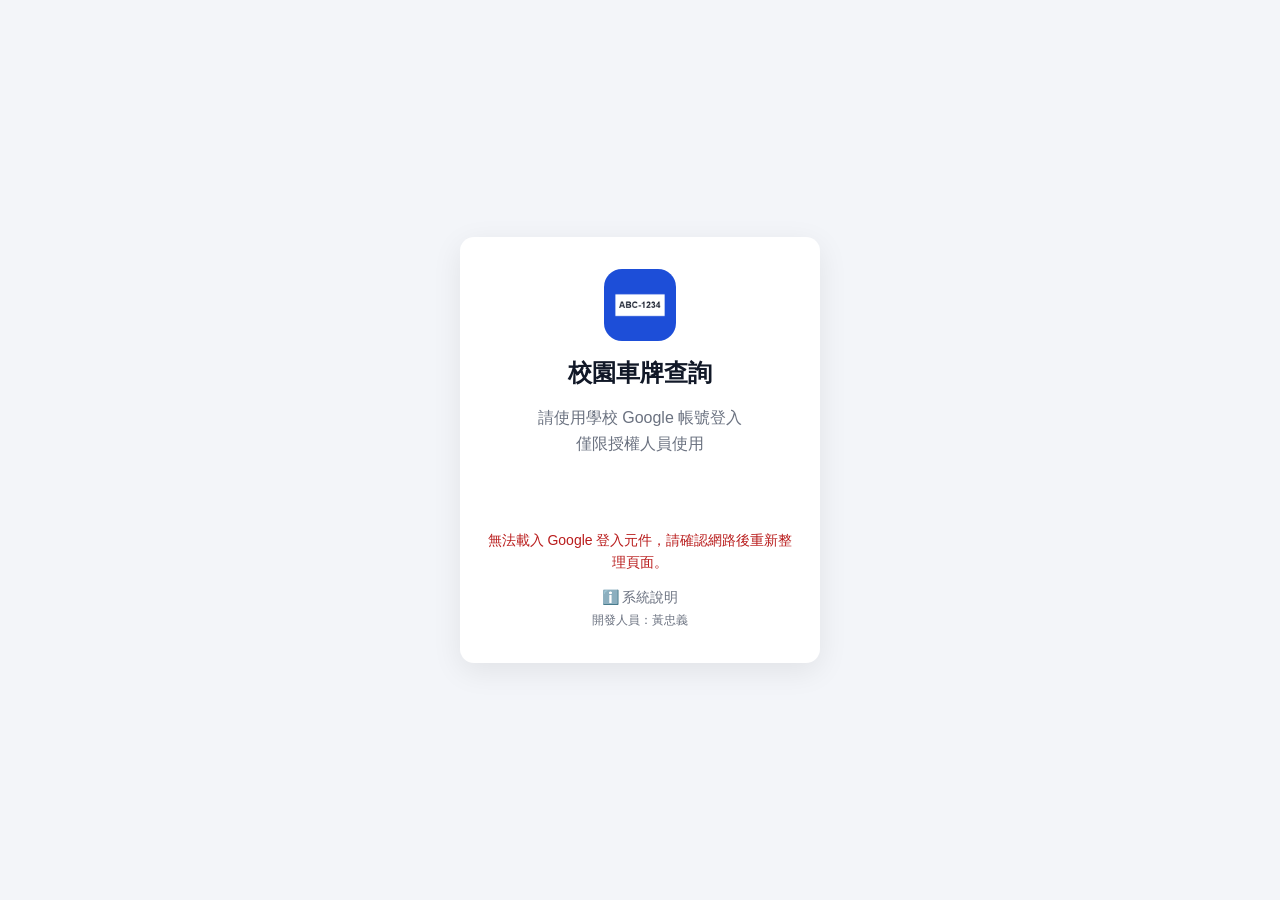
<file: index.html>
<!doctype html>
<html lang="zh-Hant-TW">
<head>
  <meta charset="utf-8">
  <!-- 網頁安全政策：程式只能來自本站與 Google 登入，連線只能到本站、Google 登入、Apps Script 後端；
       樣式允許 inline，是因為 Google 登入元件會在頁面插入樣式 -->
  <meta http-equiv="Content-Security-Policy" content="default-src 'self'; script-src 'self' 'wasm-unsafe-eval' https://accounts.google.com/gsi/client; style-src 'self' 'unsafe-inline' https://accounts.google.com/gsi/style; connect-src 'self' https://script.google.com https://script.googleusercontent.com https://accounts.google.com/gsi/; frame-src https://accounts.google.com/gsi/; img-src 'self' data: blob:; media-src 'self' blob: mediastream:; worker-src 'self' blob:; object-src 'none'; base-uri 'self'; form-action 'self'">
  <meta name="viewport" content="width=device-width, initial-scale=1, viewport-fit=cover">
  <meta name="theme-color" content="#1d4ed8">
  <meta name="mobile-web-app-capable" content="yes">
  <meta name="apple-mobile-web-app-capable" content="yes">
  <meta name="apple-mobile-web-app-title" content="車牌查詢">
  <title>校園車牌查詢</title>
  <link rel="manifest" href="manifest.webmanifest">
  <link rel="icon" href="icons/icon-192.png">
  <link rel="apple-touch-icon" href="icons/icon-180.png">
  <link rel="stylesheet" href="css/style.css">
  <script type="module" src="js/app.js"></script>
</head>
<body>
  <section id="view-loading" class="view view-center">
    <div class="spinner" aria-label="載入中"></div>
  </section>

  <!-- 登入畫面 -->
  <section id="view-login" class="view view-center" hidden>
    <div class="login-card">
      <img src="icons/icon-192.png" class="logo" alt="" width="72" height="72">
      <h1>校園車牌查詢</h1>
      <p class="muted">請使用學校 Google 帳號登入<br>僅限授權人員使用</p>
      <div id="login-button" class="gsi-slot"></div>
      <p id="login-status" class="status" role="status"></p>
      <a class="about-link" href="about.html" target="_blank" rel="noopener">ℹ️ 系統說明</a>
      <p class="credit">開發人員：黃忠義</p>
    </div>
  </section>

  <!-- 主畫面 -->
  <section id="view-main" class="view" hidden>
    <header class="topbar">
      <h1>校園車牌查詢</h1>
      <div class="user">
        <span id="user-name"></span>
        <button id="btn-logout" type="button" class="btn-text">登出</button>
      </div>
    </header>

    <main class="content">
      <div id="data-status" class="data-status">
        <div class="data-info">
          <strong id="data-count"></strong>
          <span id="data-time"></span>
        </div>
        <button id="btn-download" type="button" class="btn">資料下載</button>
      </div>

      <div id="expired-banner" class="banner banner-danger" hidden>
        名單已超過有效期限，請按「資料下載」更新後再查詢。
      </div>

      <form id="search-form" class="search" autocomplete="off">
        <input id="search-input" type="text" inputmode="text" autocapitalize="characters"
               autocorrect="off" spellcheck="false" enterkeyhint="search"
               placeholder="輸入車牌或數字，例如 ABC-1234、1234" aria-label="車牌號碼">
        <button type="submit" class="btn btn-primary">查詢</button>
      </form>

      <div id="results" class="results" aria-live="polite"></div>

      <nav class="modes" aria-label="辨識模式">
        <button id="btn-photo-camera" type="button" class="mode mode-on">📷 拍照辨識<small>用相機拍車牌</small></button>
        <button id="btn-photo-album" type="button" class="mode mode-on">🖼️ 相簿辨識<small>選已拍好的照片</small></button>
        <button id="btn-live" type="button" class="mode mode-on">🎥 即時辨識<small>鏡頭對準就辨識</small></button>
      </nav>

      <a class="about-link" href="about.html" target="_blank" rel="noopener">ℹ️ 系統說明</a>
      <p class="credit">開發人員：黃忠義</p>
    </main>
  </section>

  <!-- 拍照辨識 -->
  <section id="view-photo" class="view" hidden>
    <header class="topbar">
      <button id="btn-photo-back" type="button" class="btn-text">‹ 返回</button>
      <h1>拍照辨識</h1>
      <span class="topbar-spacer"></span>
    </header>
    <main class="content">
      <div id="photo-stage" class="stage">
        <canvas id="photo-canvas"></canvas>
        <div id="photo-overlay" class="overlay"></div>
        <div id="photo-busy" class="busy" hidden>
          <div class="spinner"></div>
          <p id="photo-busy-text"></p>
        </div>
      </div>
      <p id="photo-summary" class="status" role="status"></p>
      <div class="photo-actions">
        <button id="btn-retake" type="button" class="btn">📷 重拍</button>
        <button id="btn-album2" type="button" class="btn">🖼️ 相簿</button>
        <button id="btn-mark" type="button" class="btn">✏️ 框選車牌</button>
      </div>
      <div id="photo-results" class="photo-results"></div>
    </main>
  </section>

  <!-- 即時辨識 -->
  <section id="view-live" class="view live" hidden>
    <video id="live-video" autoplay muted playsinline></video>
    <div id="live-overlay" class="live-overlay"></div>
    <div id="live-busy" class="busy" hidden><div class="spinner"></div></div>
    <header class="live-top">
      <button id="btn-live-back" type="button" class="live-btn">‹ 返回</button>
      <button id="btn-live-torch" type="button" class="live-btn">🔦 手電筒</button>
    </header>
    <footer class="live-bottom">
      <p id="live-status" class="live-status" role="status"></p>
      <button id="btn-live-pause" type="button" class="live-btn live-btn-main">⏸ 暫停</button>
    </footer>
  </section>

  <!-- 照片來源：相機、相簿（照片只在手機上處理，不會上傳） -->
  <input id="file-camera" type="file" accept="image/*" capture="environment" hidden>
  <input id="file-album" type="file" accept="image/*" hidden>

  <!-- 車主資訊卡 -->
  <dialog id="dlg-owner" class="sheet"></dialog>

  <!-- 即時辨識：不確定或查無資料時，顯示辨識文字，可修改後重新查詢 -->
  <dialog id="dlg-live-item" class="sheet">
    <h2>辨識結果</h2>
    <p class="muted">文字讀錯的話，可以修改後重新查詢。</p>
    <form id="live-item-form" class="search search-sm" autocomplete="off">
      <input id="live-item-input" type="text" autocapitalize="characters" autocorrect="off"
             spellcheck="false" enterkeyhint="search" aria-label="車牌號碼">
      <button type="submit" class="btn btn-primary">查詢</button>
    </form>
    <div id="live-item-results" class="results live-item-results"></div>
    <button type="button" class="btn btn-block" data-close>關閉</button>
  </dialog>

  <!-- 重新下載時確認身分 -->
  <dialog id="dlg-download" class="sheet">
    <h2>更新名單</h2>
    <p class="muted">請再次確認您的 Google 帳號，以下載最新名單。</p>
    <div id="download-button" class="gsi-slot"></div>
    <p id="download-status" class="status" role="status"></p>
    <button type="button" class="btn btn-block" data-close>取消</button>
  </dialog>

  <div id="toast" class="toast" role="status" hidden></div>
</body>
</html>
</file>
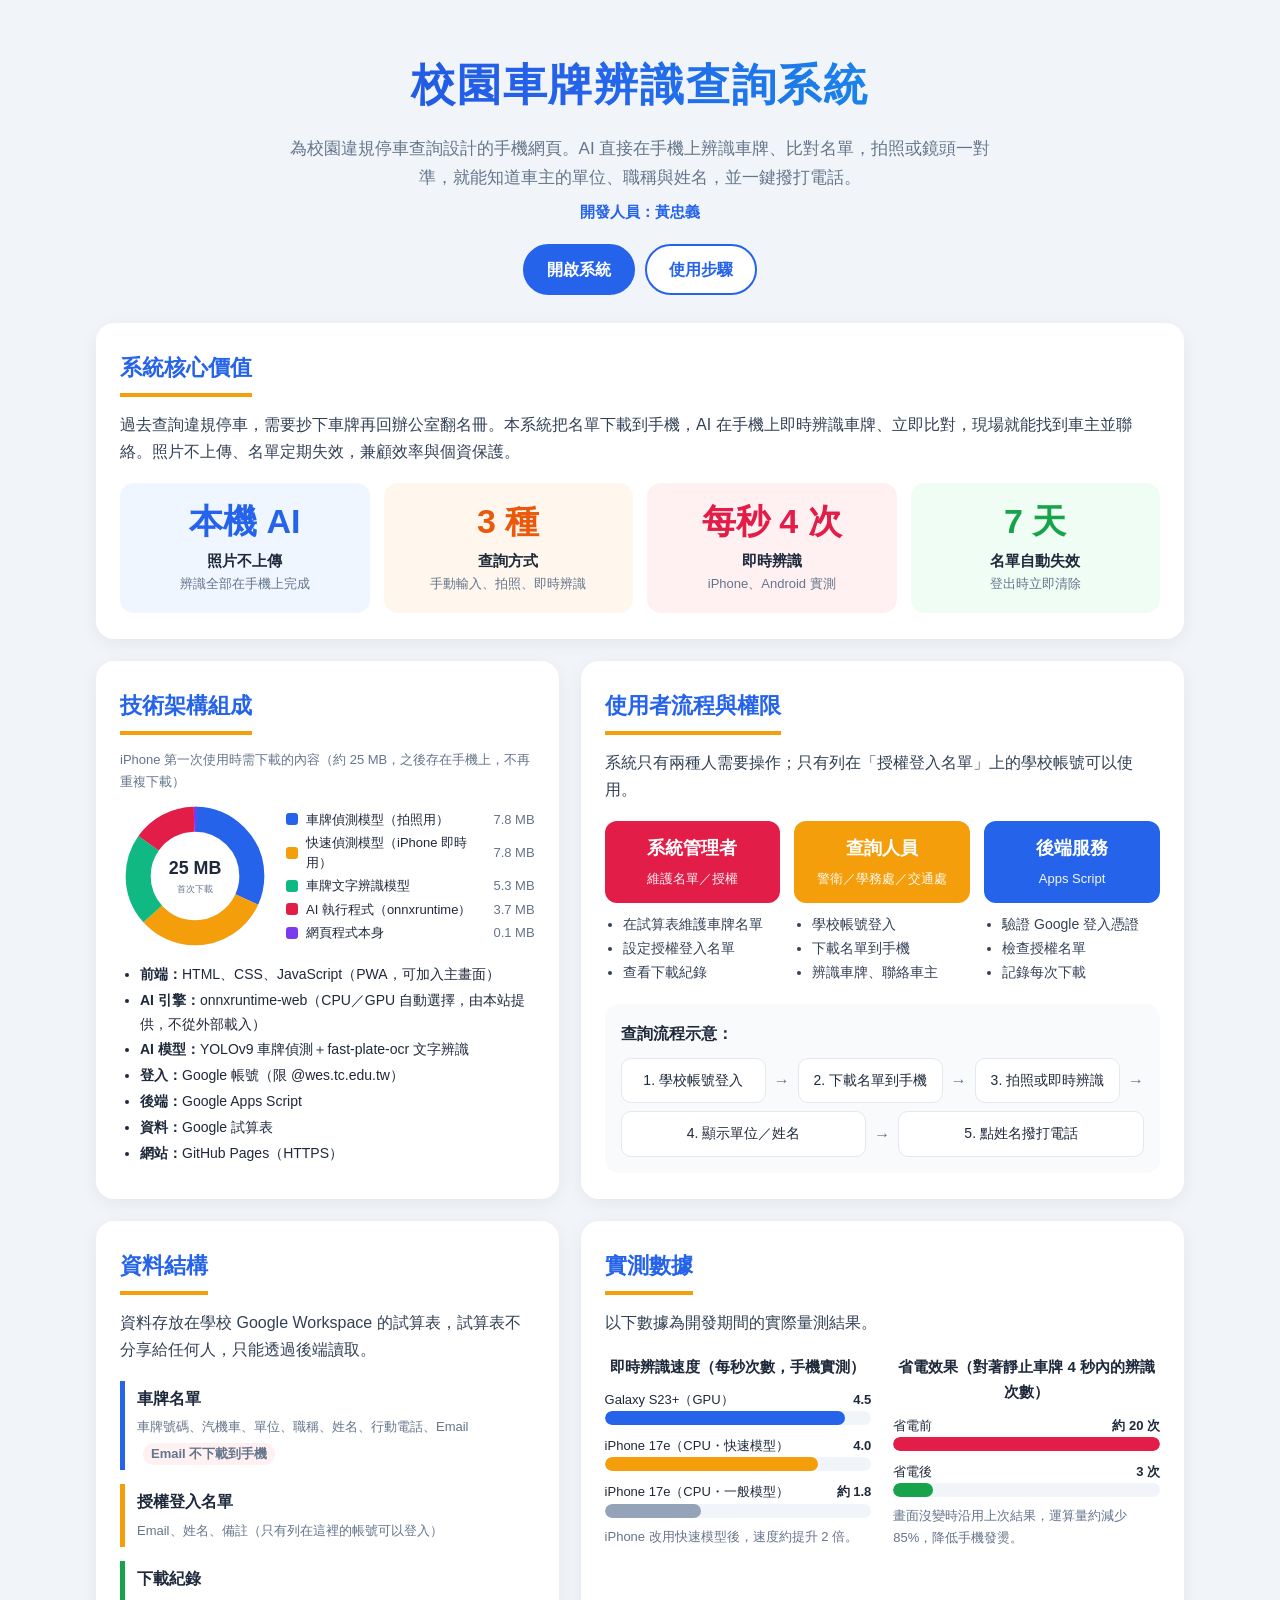
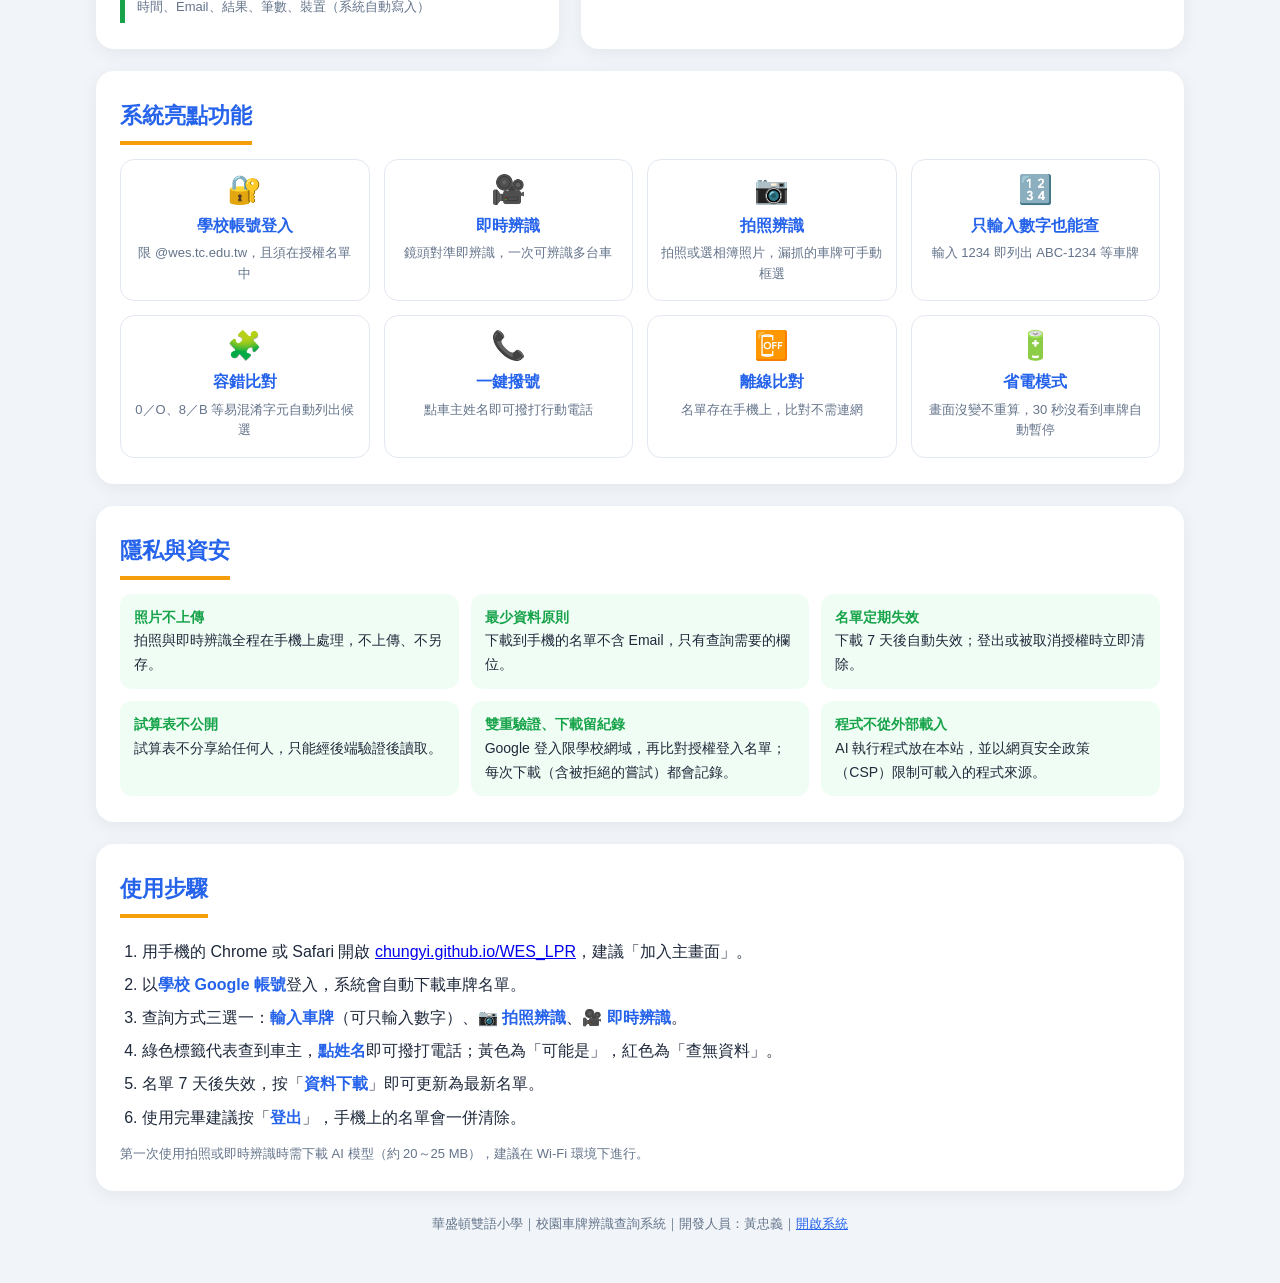
<file: about.html>
<!doctype html>
<html lang="zh-Hant-TW">
<head>
  <meta charset="utf-8">
  <meta http-equiv="Content-Security-Policy" content="default-src 'self'; script-src 'none'; style-src 'self' 'unsafe-inline' https://fonts.googleapis.com; font-src https://fonts.gstatic.com; img-src 'self' data:; object-src 'none'; base-uri 'self'; form-action 'none'">
  <meta name="viewport" content="width=device-width, initial-scale=1">
  <title>校園車牌辨識查詢系統｜系統說明</title>
  <meta name="description" content="華盛頓雙語小學校園車牌辨識查詢系統：AI 在手機上辨識車牌、比對名單，用於校園違規停車查詢。">
  <link rel="icon" href="icons/icon-192.png">
  <link rel="preconnect" href="https://fonts.googleapis.com">
  <link rel="preconnect" href="https://fonts.gstatic.com" crossorigin>
  <link href="https://fonts.googleapis.com/css2?family=Noto+Sans+TC:wght@400;500;700;900&display=swap" rel="stylesheet">
  <style>
    :root {
      --bg: #f1f5f9;
      --card: #ffffff;
      --text: #1e293b;
      --muted: #64748b;
      --line: #e2e8f0;
      --blue: #2563eb;
      --blue-soft: #eff6ff;
      --orange: #f59e0b;
      --orange-soft: #fff7ed;
      --red: #e11d48;
      --red-soft: #fff1f2;
      --green: #16a34a;
      --green-soft: #f0fdf4;
      --purple: #7c3aed;
      --purple-soft: #f5f3ff;
      --teal: #0d9488;
    }
    * { box-sizing: border-box; }
    body {
      margin: 0;
      background: var(--bg);
      color: var(--text);
      font-family: "Noto Sans TC", -apple-system, BlinkMacSystemFont, "PingFang TC", "Microsoft JhengHei", sans-serif;
      line-height: 1.7;
    }
    .wrap { max-width: 1120px; margin: 0 auto; padding: 32px 16px 48px; }

    /* ---------- 標題 ---------- */
    .hero { text-align: center; padding: 16px 0 28px; }
    .hero h1 {
      margin: 0;
      font-size: clamp(28px, 5vw, 44px);
      font-weight: 900;
      letter-spacing: 0.04em;
      background: linear-gradient(90deg, #1d4ed8, #2563eb 45%, #0ea5e9);
      -webkit-background-clip: text;
      background-clip: text;
      color: transparent;
    }
    .hero p { max-width: 720px; margin: 12px auto 0; color: var(--muted); font-size: 17px; }
    .hero p.dev { margin-top: 6px; font-size: 15px; font-weight: 700; color: var(--blue); }
    .hero .cta { display: inline-flex; gap: 10px; flex-wrap: wrap; justify-content: center; margin-top: 20px; }
    .btn {
      display: inline-block;
      padding: 10px 22px;
      border-radius: 999px;
      font-weight: 700;
      text-decoration: none;
      border: 2px solid var(--blue);
    }
    .btn-primary { background: var(--blue); color: #fff; }
    .btn-ghost { color: var(--blue); background: #fff; }

    /* ---------- 卡片與區塊標題 ---------- */
    .card {
      background: var(--card);
      border-radius: 18px;
      padding: 26px 24px;
      box-shadow: 0 4px 18px rgb(15 23 42 / 0.06);
      margin-bottom: 22px;
    }
    .card h2 {
      display: inline-block;
      margin: 0 0 14px;
      padding-bottom: 6px;
      font-size: 22px;
      font-weight: 900;
      color: var(--blue);
      border-bottom: 4px solid var(--orange);
    }
    .card > p.lead { margin: 0 0 18px; color: #334155; }
    .grid-2 { display: grid; grid-template-columns: minmax(0, 1.15fr) minmax(0, 1.5fr); gap: 22px; }
    .grid-2 > .card { margin-bottom: 0; }
    .row { margin-bottom: 22px; }
    @media (max-width: 820px) { .grid-2 { grid-template-columns: minmax(0, 1fr); } }

    /* ---------- 核心價值數字卡 ---------- */
    .stats { display: grid; grid-template-columns: repeat(4, minmax(0, 1fr)); gap: 14px; }
    @media (max-width: 820px) { .stats { grid-template-columns: repeat(2, minmax(0, 1fr)); } }
    .stat { border-radius: 14px; padding: 18px 12px; text-align: center; }
    .stat b { display: block; font-size: clamp(24px, 3.6vw, 34px); font-weight: 900; line-height: 1.2; }
    .stat strong { display: block; margin-top: 6px; font-size: 15px; }
    .stat span { display: block; color: var(--muted); font-size: 13px; }
    .s-blue { background: var(--blue-soft); color: var(--blue); }
    .s-orange { background: var(--orange-soft); color: #ea580c; }
    .s-red { background: var(--red-soft); color: var(--red); }
    .s-green { background: var(--green-soft); color: var(--green); }
    .stat strong, .stat span { color: var(--text); }
    .stat span { color: var(--muted); }

    /* ---------- 圓環圖 ---------- */
    .donut-wrap { display: flex; align-items: center; gap: 16px; margin: 8px 0 4px; }
    .donut { flex: none; width: 150px; }
    .legend { flex: 1; min-width: 0; list-style: none; margin: 0; padding: 0; display: grid; gap: 4px; font-size: 13px; line-height: 1.5; }
    @media (max-width: 420px) { .donut-wrap { flex-direction: column; } .legend { width: 100%; } }
    .legend li { display: flex; align-items: center; gap: 8px; }
    .legend i { width: 12px; height: 12px; border-radius: 3px; flex: none; }
    .legend em { margin-left: auto; padding-left: 6px; font-style: normal; color: var(--muted); font-variant-numeric: tabular-nums; white-space: nowrap; }
    .note { color: var(--muted); font-size: 13px; margin: 0; }
    ul.tech { margin: 12px 0 0; padding-left: 20px; font-size: 14px; }
    ul.tech li { margin: 2px 0; }

    /* ---------- 角色 ---------- */
    .roles { display: grid; grid-template-columns: repeat(3, minmax(0, 1fr)); gap: 14px; }
    @media (max-width: 600px) { .roles { grid-template-columns: minmax(0, 1fr); } }
    .role-head { border-radius: 12px; padding: 12px 8px; text-align: center; color: #fff; }
    .role-head b { display: block; font-size: 18px; }
    .role-head small { font-size: 13px; opacity: 0.95; }
    .r-red { background: var(--red); }
    .r-orange { background: var(--orange); }
    .r-blue { background: var(--blue); }
    .role ul { margin: 10px 0 0; padding-left: 18px; font-size: 14px; color: #334155; }

    .flow { margin-top: 20px; padding: 16px; border-radius: 14px; background: #f8fafc; }
    .flow h3 { margin: 0 0 10px; font-size: 16px; }
    .steps { display: flex; flex-wrap: wrap; align-items: center; gap: 8px; }
    .step {
      flex: 1 1 110px;
      padding: 10px 8px;
      border: 1px solid var(--line);
      border-radius: 10px;
      background: #fff;
      text-align: center;
      font-size: 14px;
      font-weight: 500;
    }
    .arrow { color: var(--muted); font-weight: 700; }
    @media (max-width: 600px) { .arrow { display: none; } }

    /* ---------- 資料結構 ---------- */
    .tables { display: grid; gap: 14px; }
    .tbl { border-left: 5px solid var(--blue); padding: 4px 0 4px 12px; }
    .tbl b { display: block; font-size: 16px; }
    .tbl span { color: var(--muted); font-size: 13px; }
    .t-orange { border-color: var(--orange); }
    .t-green { border-color: var(--green); }
    .tag { display: inline-block; margin-left: 6px; padding: 0 8px; border-radius: 999px; background: var(--red-soft); color: var(--red); font-size: 12px; font-weight: 700; }

    /* ---------- 長條圖 ---------- */
    .charts { display: grid; grid-template-columns: minmax(0, 1fr) minmax(0, 1fr); gap: 22px; }
    @media (max-width: 700px) { .charts { grid-template-columns: minmax(0, 1fr); } }
    .chart h3 { margin: 0 0 10px; font-size: 15px; text-align: center; }
    .bars { display: grid; gap: 10px; }
    .bar-label { display: flex; justify-content: space-between; font-size: 13px; }
    .bar-label em { font-style: normal; font-weight: 700; font-variant-numeric: tabular-nums; }
    .bar { height: 14px; border-radius: 999px; background: #f1f5f9; overflow: hidden; }
    .bar i { display: block; height: 100%; border-radius: 999px; }

    /* ---------- 亮點功能 ---------- */
    .features { display: grid; grid-template-columns: repeat(4, minmax(0, 1fr)); gap: 14px; }
    @media (max-width: 900px) { .features { grid-template-columns: repeat(2, minmax(0, 1fr)); } }
    .feature { border: 1px solid var(--line); border-radius: 14px; padding: 16px 12px; text-align: center; background: #fff; }
    .feature .ico { font-size: 28px; line-height: 1; }
    .feature b { display: block; margin: 8px 0 4px; color: var(--blue); }
    .feature span { display: block; color: var(--muted); font-size: 13px; line-height: 1.6; }

    /* ---------- 隱私 ---------- */
    .privacy { display: grid; grid-template-columns: repeat(3, minmax(0, 1fr)); gap: 12px; }
    @media (max-width: 820px) { .privacy { grid-template-columns: minmax(0, 1fr); } }
    .privacy div { padding: 12px 14px; border-radius: 12px; background: var(--green-soft); font-size: 14px; }
    .privacy b { display: block; color: var(--green); }

    /* ---------- 使用步驟 ---------- */
    ol.howto { margin: 0; padding-left: 22px; }
    ol.howto li { margin: 6px 0; }
    ol.howto b { color: var(--blue); }

    footer { text-align: center; color: var(--muted); font-size: 13px; margin-top: 8px; }
    footer a { color: var(--blue); }
  </style>
</head>
<body>
<div class="wrap">

  <header class="hero">
    <h1>校園車牌辨識查詢系統</h1>
    <p>為校園違規停車查詢設計的手機網頁。AI 直接在手機上辨識車牌、比對名單，拍照或鏡頭一對準，就能知道車主的單位、職稱與姓名，並一鍵撥打電話。</p>
    <p class="dev">開發人員：黃忠義</p>
    <div class="cta">
      <a class="btn btn-primary" href="https://chungyi.github.io/WES_LPR/" target="_blank" rel="noopener">開啟系統</a>
      <a class="btn btn-ghost" href="#howto">使用步驟</a>
    </div>
  </header>

  <!-- 核心價值 -->
  <section class="card">
    <h2>系統核心價值</h2>
    <p class="lead">過去查詢違規停車，需要抄下車牌再回辦公室翻名冊。本系統把名單下載到手機，AI 在手機上即時辨識車牌、立即比對，現場就能找到車主並聯絡。照片不上傳、名單定期失效，兼顧效率與個資保護。</p>
    <div class="stats">
      <div class="stat s-blue"><b>本機 AI</b><strong>照片不上傳</strong><span>辨識全部在手機上完成</span></div>
      <div class="stat s-orange"><b>3 種</b><strong>查詢方式</strong><span>手動輸入、拍照、即時辨識</span></div>
      <div class="stat s-red"><b>每秒 4 次</b><strong>即時辨識</strong><span>iPhone、Android 實測</span></div>
      <div class="stat s-green"><b>7 天</b><strong>名單自動失效</strong><span>登出時立即清除</span></div>
    </div>
  </section>

  <!-- 技術架構 ＋ 流程 -->
  <div class="grid-2 row">
    <section class="card">
      <h2>技術架構組成</h2>
      <p class="note">iPhone 第一次使用時需下載的內容（約 25 MB，之後存在手機上，不再重複下載）</p>
      <!-- 圓環：r=15.915 時周長為 100，dasharray 直接用百分比 -->
      <div class="donut-wrap">
      <svg class="donut" viewBox="0 0 42 42" role="img" aria-label="下載內容組成圓環圖">
        <circle cx="21" cy="21" r="15.915" fill="none" stroke="#f1f5f9" stroke-width="7"/>
        <circle cx="21" cy="21" r="15.915" fill="none" stroke="#2563eb" stroke-width="7" stroke-dasharray="31.8 68.2" stroke-dashoffset="25"/>
        <circle cx="21" cy="21" r="15.915" fill="none" stroke="#f59e0b" stroke-width="7" stroke-dasharray="31.5 68.5" stroke-dashoffset="-6.8"/>
        <circle cx="21" cy="21" r="15.915" fill="none" stroke="#10b981" stroke-width="7" stroke-dasharray="21.4 78.6" stroke-dashoffset="-38.3"/>
        <circle cx="21" cy="21" r="15.915" fill="none" stroke="#e11d48" stroke-width="7" stroke-dasharray="14.9 85.1" stroke-dashoffset="-59.7"/>
        <circle cx="21" cy="21" r="15.915" fill="none" stroke="#7c3aed" stroke-width="7" stroke-dasharray="0.8 99.2" stroke-dashoffset="-74.6"/>
        <text x="21" y="20.5" text-anchor="middle" font-size="5" font-weight="900" fill="#1e293b">25 MB</text>
        <text x="21" y="25.5" text-anchor="middle" font-size="2.6" fill="#64748b">首次下載</text>
      </svg>
      <ul class="legend">
        <li><i style="background:#2563eb"></i>車牌偵測模型（拍照用）<em>7.8 MB</em></li>
        <li><i style="background:#f59e0b"></i>快速偵測模型（iPhone 即時用）<em>7.8 MB</em></li>
        <li><i style="background:#10b981"></i>車牌文字辨識模型<em>5.3 MB</em></li>
        <li><i style="background:#e11d48"></i>AI 執行程式（onnxruntime）<em>3.7 MB</em></li>
        <li><i style="background:#7c3aed"></i>網頁程式本身<em>0.1 MB</em></li>
      </ul>
      </div>
      <ul class="tech">
        <li><b>前端：</b>HTML、CSS、JavaScript（PWA，可加入主畫面）</li>
        <li><b>AI 引擎：</b>onnxruntime-web（CPU／GPU 自動選擇，由本站提供，不從外部載入）</li>
        <li><b>AI 模型：</b>YOLOv9 車牌偵測＋fast-plate-ocr 文字辨識</li>
        <li><b>登入：</b>Google 帳號（限 @wes.tc.edu.tw）</li>
        <li><b>後端：</b>Google Apps Script</li>
        <li><b>資料：</b>Google 試算表</li>
        <li><b>網站：</b>GitHub Pages（HTTPS）</li>
      </ul>
    </section>

    <section class="card">
      <h2>使用者流程與權限</h2>
      <p class="lead">系統只有兩種人需要操作；只有列在「授權登入名單」上的學校帳號可以使用。</p>
      <div class="roles">
        <div class="role">
          <div class="role-head r-red"><b>系統管理者</b><small>維護名單／授權</small></div>
          <ul>
            <li>在試算表維護車牌名單</li>
            <li>設定授權登入名單</li>
            <li>查看下載紀錄</li>
          </ul>
        </div>
        <div class="role">
          <div class="role-head r-orange"><b>查詢人員</b><small>警衛／學務處／交通處</small></div>
          <ul>
            <li>學校帳號登入</li>
            <li>下載名單到手機</li>
            <li>辨識車牌、聯絡車主</li>
          </ul>
        </div>
        <div class="role">
          <div class="role-head r-blue"><b>後端服務</b><small>Apps Script</small></div>
          <ul>
            <li>驗證 Google 登入憑證</li>
            <li>檢查授權名單</li>
            <li>記錄每次下載</li>
          </ul>
        </div>
      </div>
      <div class="flow">
        <h3>查詢流程示意：</h3>
        <div class="steps">
          <div class="step">1. 學校帳號登入</div><span class="arrow">→</span>
          <div class="step">2. 下載名單到手機</div><span class="arrow">→</span>
          <div class="step">3. 拍照或即時辨識</div><span class="arrow">→</span>
          <div class="step">4. 顯示單位／姓名</div><span class="arrow">→</span>
          <div class="step">5. 點姓名撥打電話</div>
        </div>
      </div>
    </section>
  </div>

  <!-- 資料結構 ＋ 實測數據 -->
  <div class="grid-2 row">
    <section class="card">
      <h2>資料結構</h2>
      <p class="lead">資料存放在學校 Google Workspace 的試算表，試算表不分享給任何人，只能透過後端讀取。</p>
      <div class="tables">
        <div class="tbl"><b>車牌名單</b><span>車牌號碼、汽機車、單位、職稱、姓名、行動電話、Email<span class="tag">Email 不下載到手機</span></span></div>
        <div class="tbl t-orange"><b>授權登入名單</b><span>Email、姓名、備註（只有列在這裡的帳號可以登入）</span></div>
        <div class="tbl t-green"><b>下載紀錄</b><span>時間、Email、結果、筆數、裝置（系統自動寫入）</span></div>
      </div>
    </section>

    <section class="card">
      <h2>實測數據</h2>
      <p class="lead">以下數據為開發期間的實際量測結果。</p>
      <div class="charts">
        <div class="chart">
          <h3>即時辨識速度（每秒次數，手機實測）</h3>
          <div class="bars">
            <div><div class="bar-label">Galaxy S23+（GPU）<em>4.5</em></div><div class="bar"><i style="width:90%;background:#2563eb"></i></div></div>
            <div><div class="bar-label">iPhone 17e（CPU・快速模型）<em>4.0</em></div><div class="bar"><i style="width:80%;background:#f59e0b"></i></div></div>
            <div><div class="bar-label">iPhone 17e（CPU・一般模型）<em>約 1.8</em></div><div class="bar"><i style="width:36%;background:#94a3b8"></i></div></div>
          </div>
          <p class="note" style="margin-top:8px">iPhone 改用快速模型後，速度約提升 2 倍。</p>
        </div>
        <div class="chart">
          <h3>省電效果（對著靜止車牌 4 秒內的辨識次數）</h3>
          <div class="bars">
            <div><div class="bar-label">省電前<em>約 20 次</em></div><div class="bar"><i style="width:100%;background:#e11d48"></i></div></div>
            <div><div class="bar-label">省電後<em>3 次</em></div><div class="bar"><i style="width:15%;background:#16a34a"></i></div></div>
          </div>
          <p class="note" style="margin-top:8px">畫面沒變時沿用上次結果，運算量約減少 85%，降低手機發燙。</p>
        </div>
      </div>
    </section>
  </div>

  <!-- 亮點功能 -->
  <section class="card">
    <h2>系統亮點功能</h2>
    <div class="features">
      <div class="feature"><div class="ico">🔐</div><b>學校帳號登入</b><span>限 @wes.tc.edu.tw，且須在授權名單中</span></div>
      <div class="feature"><div class="ico">🎥</div><b>即時辨識</b><span>鏡頭對準即辨識，一次可辨識多台車</span></div>
      <div class="feature"><div class="ico">📷</div><b>拍照辨識</b><span>拍照或選相簿照片，漏抓的車牌可手動框選</span></div>
      <div class="feature"><div class="ico">🔢</div><b>只輸入數字也能查</b><span>輸入 1234 即列出 ABC-1234 等車牌</span></div>
      <div class="feature"><div class="ico">🧩</div><b>容錯比對</b><span>0／O、8／B 等易混淆字元自動列出候選</span></div>
      <div class="feature"><div class="ico">📞</div><b>一鍵撥號</b><span>點車主姓名即可撥打行動電話</span></div>
      <div class="feature"><div class="ico">📴</div><b>離線比對</b><span>名單存在手機上，比對不需連網</span></div>
      <div class="feature"><div class="ico">🔋</div><b>省電模式</b><span>畫面沒變不重算，30 秒沒看到車牌自動暫停</span></div>
    </div>
  </section>

  <!-- 隱私與資安 -->
  <section class="card">
    <h2>隱私與資安</h2>
    <div class="privacy">
      <div><b>照片不上傳</b>拍照與即時辨識全程在手機上處理，不上傳、不另存。</div>
      <div><b>最少資料原則</b>下載到手機的名單不含 Email，只有查詢需要的欄位。</div>
      <div><b>名單定期失效</b>下載 7 天後自動失效；登出或被取消授權時立即清除。</div>
      <div><b>試算表不公開</b>試算表不分享給任何人，只能經後端驗證後讀取。</div>
      <div><b>雙重驗證、下載留紀錄</b>Google 登入限學校網域，再比對授權登入名單；每次下載（含被拒絕的嘗試）都會記錄。</div>
      <div><b>程式不從外部載入</b>AI 執行程式放在本站，並以網頁安全政策（CSP）限制可載入的程式來源。</div>
    </div>
  </section>

  <!-- 使用步驟 -->
  <section class="card" id="howto">
    <h2>使用步驟</h2>
    <ol class="howto">
      <li>用手機的 Chrome 或 Safari 開啟 <a href="https://chungyi.github.io/WES_LPR/" target="_blank" rel="noopener">chungyi.github.io/WES_LPR</a>，建議「加入主畫面」。</li>
      <li>以<b>學校 Google 帳號</b>登入，系統會自動下載車牌名單。</li>
      <li>查詢方式三選一：<b>輸入車牌</b>（可只輸入數字）、<b>📷 拍照辨識</b>、<b>🎥 即時辨識</b>。</li>
      <li>綠色標籤代表查到車主，<b>點姓名</b>即可撥打電話；黃色為「可能是」，紅色為「查無資料」。</li>
      <li>名單 7 天後失效，按「<b>資料下載</b>」即可更新為最新名單。</li>
      <li>使用完畢建議按「<b>登出</b>」，手機上的名單會一併清除。</li>
    </ol>
    <p class="note" style="margin-top:12px">第一次使用拍照或即時辨識時需下載 AI 模型（約 20～25 MB），建議在 Wi-Fi 環境下進行。</p>
  </section>

  <footer>
    華盛頓雙語小學｜校園車牌辨識查詢系統｜開發人員：黃忠義｜<a href="https://chungyi.github.io/WES_LPR/" target="_blank" rel="noopener">開啟系統</a>
  </footer>
</div>
</body>
</html>
</file>
<file: css/style.css>
:root {
  --bg: #f3f5f9;
  --surface: #ffffff;
  --text: #111827;
  --muted: #6b7280;
  --border: #e5e7eb;
  --primary: #1d4ed8;
  --primary-text: #ffffff;
  --found: #15803d;
  --found-bg: #ecfdf3;
  --candidate: #b45309;
  --candidate-bg: #fffbeb;
  --danger: #b91c1c;
  --danger-bg: #fef2f2;
  --moto: #7c3aed;
  --radius: 14px;
  color-scheme: light dark;
}

@media (prefers-color-scheme: dark) {
  :root {
    --bg: #0b0f17;
    --surface: #151b26;
    --text: #e5e7eb;
    --muted: #9ca3af;
    --border: #273042;
    --primary: #3b82f6;
    --found: #4ade80;
    --found-bg: #0f2a1a;
    --candidate: #fbbf24;
    --candidate-bg: #2a2110;
    --danger: #f87171;
    --danger-bg: #2c1515;
    --moto: #a78bfa;
  }
}

* { box-sizing: border-box; }

html, body {
  margin: 0;
  background: var(--bg);
  color: var(--text);
  font-family: -apple-system, BlinkMacSystemFont, "Noto Sans TC", "PingFang TC", "Microsoft JhengHei", sans-serif;
  font-size: 16px;
  -webkit-text-size-adjust: 100%;
}

[hidden] { display: none !important; }

h1, h2 { margin: 0; }
.muted { color: var(--muted); }

/* ---------- 版面 ---------- */

.view { min-height: 100dvh; }
.view-center { display: grid; place-items: center; padding: 24px 16px; }

.topbar {
  position: sticky;
  top: 0;
  z-index: 5;
  display: flex;
  align-items: center;
  justify-content: space-between;
  gap: 12px;
  padding: calc(env(safe-area-inset-top) + 12px) 16px 12px;
  background: var(--primary);
  color: var(--primary-text);
}
.topbar h1 { font-size: 18px; }
.topbar .user { display: flex; align-items: center; gap: 8px; font-size: 14px; min-width: 0; }
.topbar .user span { overflow: hidden; text-overflow: ellipsis; white-space: nowrap; }
.topbar .btn-text { color: inherit; }

.content {
  max-width: 560px;
  margin: 0 auto;
  padding: 16px 16px calc(env(safe-area-inset-bottom) + 24px);
  display: grid;
  grid-template-columns: minmax(0, 1fr);
  gap: 14px;
}

/* ---------- 登入 ---------- */

.login-card {
  width: 100%;
  max-width: 360px;
  padding: 32px 24px;
  background: var(--surface);
  border-radius: var(--radius);
  text-align: center;
  box-shadow: 0 8px 30px rgb(0 0 0 / 0.08);
}
.login-card .logo { border-radius: 18px; }
.login-card h1 { margin: 12px 0 8px; font-size: 24px; }
.login-card p { line-height: 1.6; }

.gsi-slot { display: flex; justify-content: center; min-height: 44px; margin: 20px 0 8px; }

.status { min-height: 1.4em; margin: 8px 0 0; font-size: 14px; line-height: 1.5; }
.status[data-type="error"] { color: var(--danger); }
.status[data-type="info"] { color: var(--muted); }

/* ---------- 按鈕 ---------- */

.btn {
  display: inline-flex;
  align-items: center;
  justify-content: center;
  min-height: 44px;
  padding: 0 16px;
  border: 1px solid var(--border);
  border-radius: 10px;
  background: var(--surface);
  color: var(--text);
  font: inherit;
  font-weight: 600;
  text-decoration: none;
  cursor: pointer;
  white-space: nowrap;
}
.btn:disabled { opacity: 0.5; cursor: not-allowed; }
.btn-primary { background: var(--primary); border-color: var(--primary); color: var(--primary-text); }
.btn-call { background: var(--found); border-color: var(--found); color: #fff; font-size: 18px; }
.btn-block { display: flex; width: 100%; margin-top: 10px; }
.btn-text { background: none; border: 0; padding: 8px; font: inherit; font-weight: 600; cursor: pointer; }

/* ---------- 名單狀態 ---------- */

.data-status {
  display: flex;
  align-items: center;
  justify-content: space-between;
  gap: 12px;
  padding: 12px 14px;
  background: var(--surface);
  border: 1px solid var(--border);
  border-radius: var(--radius);
}
.data-info { display: grid; gap: 2px; min-width: 0; }
.data-info span { color: var(--muted); font-size: 13px; }
.data-status.is-expired { border-color: var(--danger); }
.data-status.is-expired .data-info span { color: var(--danger); font-weight: 600; }

.banner { padding: 12px 14px; border-radius: var(--radius); font-size: 14px; line-height: 1.5; }
.banner-danger { background: var(--danger-bg); color: var(--danger); }

/* ---------- 查詢 ---------- */

.search { display: flex; gap: 8px; }
.search input {
  flex: 1;
  min-width: 0;
  height: 52px;
  padding: 0 14px;
  border: 2px solid var(--border);
  border-radius: 12px;
  background: var(--surface);
  color: var(--text);
  font-size: 22px;
  font-weight: 700;
  letter-spacing: 0.08em;
  text-transform: uppercase;
}
.search input::placeholder { font-size: 15px; font-weight: 400; letter-spacing: 0; text-transform: none; }
.search input:focus { outline: none; border-color: var(--primary); }
.search .btn { height: 52px; padding: 0 20px; font-size: 17px; }

.results { display: grid; gap: 10px; }
.hint { margin: 4px 0 0; color: var(--candidate); font-weight: 600; }
.hint-info { color: var(--found); }

.card {
  padding: 14px 16px;
  background: var(--surface);
  border: 1px solid var(--border);
  border-left: 6px solid var(--found);
  border-radius: var(--radius);
}
.card-found { background: var(--found-bg); }
.card-candidate { border-left-color: var(--candidate); background: var(--candidate-bg); }
.card-top { display: flex; align-items: center; gap: 10px; }
.owner-line { margin-top: 8px; color: var(--muted); }

.plate {
  font-size: 26px;
  font-weight: 800;
  letter-spacing: 0.06em;
  font-variant-numeric: tabular-nums;
}
.plate-sm { font-size: 17px; }

.badge {
  display: inline-block;
  padding: 2px 8px;
  border-radius: 999px;
  font-size: 13px;
  font-weight: 700;
  color: #fff;
  background: var(--primary);
  vertical-align: middle;
}
.badge-moto { background: var(--moto); }

.name-link {
  margin-top: 4px;
  padding: 6px 0;
  background: none;
  border: 0;
  color: var(--primary);
  font: inherit;
  font-size: 20px;
  font-weight: 700;
  cursor: pointer;
}

.notfound {
  display: grid;
  gap: 4px;
  padding: 20px 16px;
  text-align: center;
  background: var(--danger-bg);
  color: var(--danger);
  border-radius: var(--radius);
}
.notfound strong { font-size: 24px; }

/* ---------- 辨識模式 ---------- */

.modes { display: grid; grid-template-columns: repeat(3, minmax(0, 1fr)); gap: 8px; margin-top: 8px; }
.mode {
  display: grid;
  gap: 4px;
  padding: 16px 8px;
  border: 1px dashed var(--border);
  border-radius: var(--radius);
  background: transparent;
  color: var(--muted);
  font: inherit;
  font-weight: 600;
}
.mode small { font-weight: 400; font-size: 12px; }
.mode-on {
  border: 1px solid var(--primary);
  background: var(--surface);
  color: var(--primary);
  cursor: pointer;
}
.mode-on:disabled { opacity: 0.45; cursor: not-allowed; }

/* ---------- 拍照辨識 ---------- */

.topbar-spacer { width: 60px; }

.stage {
  position: relative;
  border-radius: var(--radius);
  overflow: hidden;
  background: #000;
  min-height: 200px;
}
.stage canvas { display: block; width: 100%; height: auto; }
.overlay { position: absolute; inset: 0; }
.stage.marking .overlay { cursor: crosshair; touch-action: none; background: rgb(0 0 0 / 0.15); }
.stage.marking { outline: 3px dashed var(--candidate); outline-offset: -3px; }

.pbox {
  position: absolute;
  border: 3px solid var(--found);
  border-radius: 4px;
  pointer-events: none;
}
.pbox-candidate { border-color: #f59e0b; }
.pbox-none { border-color: #ef4444; }
.pbox-drawing { border: 2px dashed #fff; background: rgb(255 255 255 / 0.15); }

.pnum {
  position: absolute;
  left: -3px;
  bottom: -3px;
  transform: translateY(100%);
  min-width: 22px;
  padding: 1px 6px;
  border-radius: 0 0 6px 6px;
  background: inherit;
  font-size: 13px;
  font-weight: 800;
  text-align: center;
  color: #fff;
}
.pbox .pnum { background: var(--found); }
.pbox-candidate .pnum { background: #f59e0b; }
.pbox-none .pnum { background: #ef4444; }
.pnum-static { position: static; transform: none; display: inline-block; border-radius: 999px; background: var(--primary); }

.plabel {
  position: absolute;
  max-width: 70%;
  margin: -4px 0 0;
  padding: 4px 10px;
  border: 0;
  border-radius: 8px;
  font: inherit;
  font-size: 14px;
  font-weight: 700;
  line-height: 1.3;
  text-align: left;
  color: #fff;
  background: #15803d;
  box-shadow: 0 2px 8px rgb(0 0 0 / 0.35);
  cursor: pointer;
  overflow: hidden;
  text-overflow: ellipsis;
  white-space: nowrap;
}
.plabel-candidate { background: #b45309; }
.plabel-none { background: #b91c1c; }
.stage.marking .plabel { pointer-events: none; opacity: 0.4; }

.busy {
  position: absolute;
  inset: 0;
  display: grid;
  place-content: center;
  justify-items: center;
  gap: 12px;
  background: rgb(0 0 0 / 0.55);
  color: #fff;
  text-align: center;
  white-space: pre-line;
}
.busy p { margin: 0; font-weight: 600; }

.status[data-type="warn"] { color: var(--candidate); font-weight: 600; }

.photo-actions { display: grid; grid-template-columns: repeat(3, minmax(0, 1fr)); gap: 8px; }
.photo-actions .btn { padding: 0 8px; }

.photo-results { display: grid; grid-template-columns: minmax(0, 1fr); gap: 14px; }
.pitem {
  display: grid;
  grid-template-columns: minmax(0, 1fr);
  gap: 10px;
  padding: 14px;
  background: var(--surface);
  border: 1px solid var(--border);
  border-radius: var(--radius);
}
.pitem-head { display: flex; align-items: center; gap: 8px; flex-wrap: wrap; }
.pitem-head b { font-size: 18px; letter-spacing: 0.05em; }
.pitem-head .muted { margin-left: auto; font-size: 13px; }
.pitem .hint { margin: 0; }
.pitem.flash { animation: flash 1.2s ease-out; }
@keyframes flash { from { box-shadow: 0 0 0 4px var(--primary); } to { box-shadow: 0 0 0 0 transparent; } }

.search-sm input { height: 44px; font-size: 18px; }
.search-sm .btn { height: 44px; padding: 0 14px; font-size: 15px; }

/* ---------- 對話框 ---------- */

dialog.sheet {
  width: min(100% - 32px, 420px);
  max-height: calc(100dvh - 48px);
  padding: 24px 20px 20px;
  border: 0;
  border-radius: 18px;
  background: var(--surface);
  color: var(--text);
}
dialog.sheet::backdrop { background: rgb(0 0 0 / 0.45); }
dialog.sheet h2 { font-size: 24px; }
dialog.sheet .muted { margin: 6px 0 0; }

.info {
  display: grid;
  grid-template-columns: auto 1fr;
  gap: 10px 14px;
  margin: 18px 0 8px;
  align-items: baseline;
}
.info dt { color: var(--muted); font-size: 14px; }
.info dd { margin: 0; display: grid; gap: 4px; }
.info dd > div { display: flex; align-items: center; gap: 6px; }

/* ---------- 系統說明連結 ---------- */

.about-link {
  display: block;
  margin-top: 16px;
  text-align: center;
  color: var(--muted);
  font-size: 14px;
  text-decoration: none;
}
.about-link:hover { color: var(--primary); text-decoration: underline; }
.credit { margin: 4px 0 0; text-align: center; color: var(--muted); font-size: 12px; }

/* ---------- 其他 ---------- */

.toast {
  position: fixed;
  left: 50%;
  bottom: calc(env(safe-area-inset-bottom) + 24px);
  transform: translateX(-50%);
  max-width: calc(100% - 32px);
  padding: 10px 18px;
  border-radius: 999px;
  background: rgb(17 24 39 / 0.92);
  color: #fff;
  font-size: 15px;
  z-index: 20;
}

.spinner {
  width: 40px;
  height: 40px;
  border: 4px solid var(--border);
  border-top-color: var(--primary);
  border-radius: 50%;
  animation: spin 0.8s linear infinite;
}
@keyframes spin { to { transform: rotate(360deg); } }

/* ---------- 即時辨識 ---------- */

.view.live {
  position: fixed;
  inset: 0;
  min-height: 0;
  background: #000;
  overflow: hidden;
  z-index: 10;
}
.live video {
  position: absolute;
  inset: 0;
  width: 100%;
  height: 100%;
  object-fit: cover;
}
.live-overlay { position: absolute; inset: 0; }
.live .busy { z-index: 2; }

.live-box { transition: left 0.12s, top 0.12s, width 0.12s, height 0.12s; }
.live-label {
  max-width: calc(100% - 16px);
  font-size: 16px;
  padding: 6px 12px;
  transition: left 0.12s, top 0.12s;
}

.live-top, .live-bottom {
  position: absolute;
  left: 0;
  right: 0;
  z-index: 3;
  display: flex;
  align-items: center;
  gap: 10px;
  padding: 12px 16px;
}
.live-top {
  top: 0;
  justify-content: space-between;
  padding-top: calc(env(safe-area-inset-top) + 12px);
  background: linear-gradient(rgb(0 0 0 / 0.55), transparent);
}
.live-bottom {
  bottom: 0;
  flex-direction: column;
  padding-bottom: calc(env(safe-area-inset-bottom) + 16px);
  background: linear-gradient(transparent, rgb(0 0 0 / 0.65));
}

.live-btn {
  min-height: 44px;
  padding: 0 16px;
  border: 1px solid rgb(255 255 255 / 0.4);
  border-radius: 999px;
  background: rgb(0 0 0 / 0.45);
  color: #fff;
  font: inherit;
  font-weight: 700;
  cursor: pointer;
}
.live-btn.is-on { background: #facc15; color: #111; border-color: #facc15; }
.live-btn-main { min-width: 140px; font-size: 17px; }

.live-status {
  margin: 0;
  color: #fff;
  font-size: 14px;
  text-align: center;
  text-shadow: 0 1px 3px rgb(0 0 0 / 0.8);
}
.live-status[data-type="error"] { color: #fca5a5; font-weight: 700; }

.live-item-results { margin-top: 12px; }
</file>
